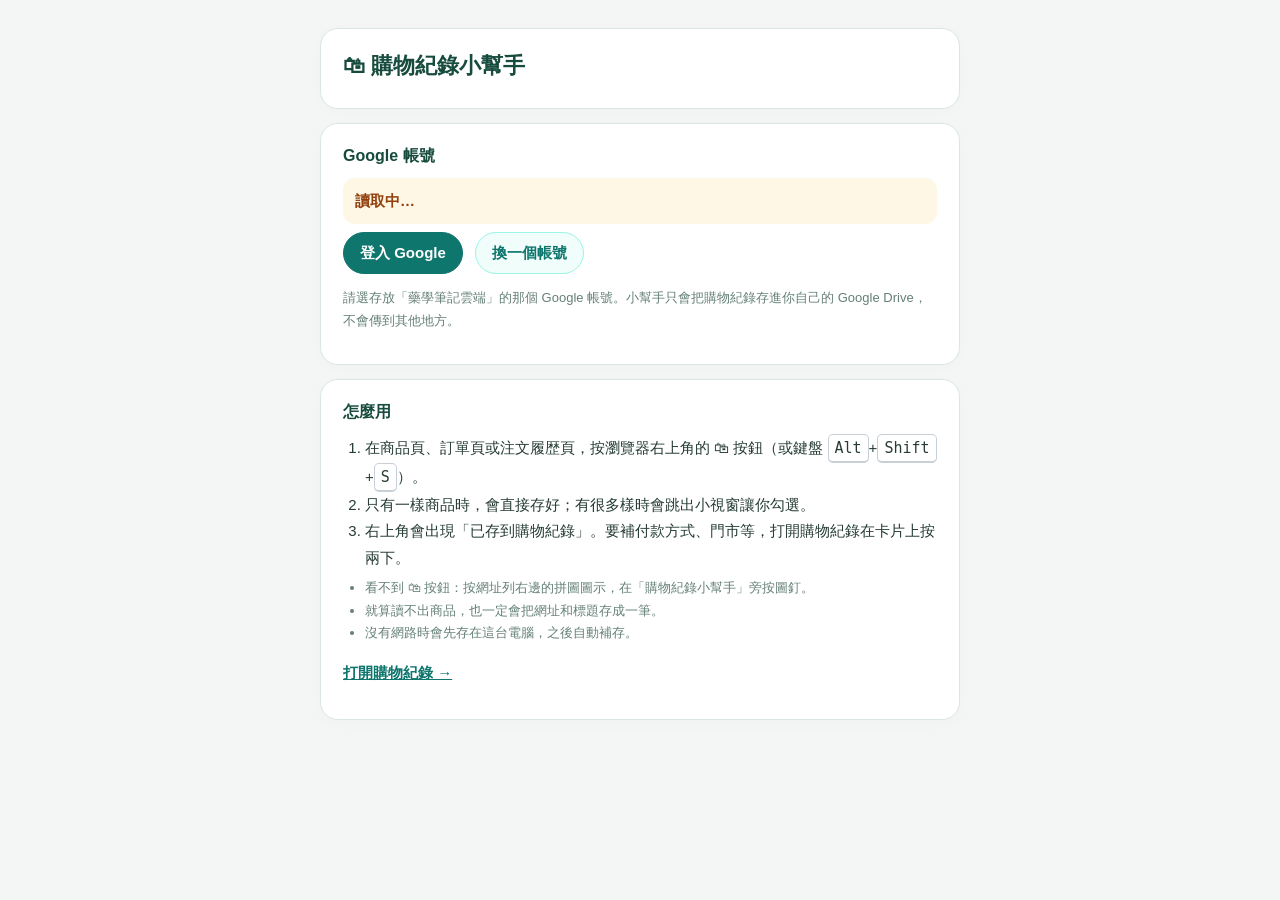
<file: extension/options.html>
<!DOCTYPE html>
<html lang="zh-TW">
<head>
<meta charset="UTF-8">
<meta name="viewport" content="width=device-width, initial-scale=1">
<title>購物紀錄小幫手</title>
<style>
  body {margin: 0; padding: 28px 18px; background: #f3f6f5; color: #263c35; font: 15px/1.75 "Microsoft JhengHei", "PingFang TC", "Noto Sans TC", sans-serif;}
  main {max-width: 640px; margin: 0 auto;}
  .card {background: #fff; border: 1px solid #dce6e1; border-radius: 18px; padding: 18px 22px; margin-bottom: 14px; box-shadow: 0 3px 16px #24493a05;}
  h1 {margin: 0 0 4px; font-size: 22px; color: #164b3d;}
  h2 {margin: 0 0 8px; font-size: 16px; color: #164b3d;}
  .muted {color: #658078; font-size: 13px;}
  .status {padding: 10px 12px; border-radius: 12px; background: #f0fdfa; color: #0f766e; font-weight: 700;}
  .status.off {background: #fff7e6; color: #92400e;}
  button {font: inherit; padding: 7px 16px; border-radius: 999px; border: 1px solid #99f6e4; background: #f0fdfa; color: #0f766e; font-weight: 700; cursor: pointer; margin: 8px 8px 0 0;}
  button.main {background: #0f766e; border-color: #0f766e; color: #fff;}
  kbd {display: inline-block; padding: 0 6px; border: 1px solid #c8d0d7; border-bottom-width: 2px; border-radius: 5px; background: #fff; font: 700 12px/1.6 inherit;}
  ol, ul {padding-left: 22px; margin: 6px 0;}
  a {color: #0f766e; font-weight: 700;}
</style>
</head>
<body>
<main>
  <div class="card">
    <h1>🛍 購物紀錄小幫手</h1>
    <div class="muted" id="version"></div>
  </div>
  <div class="card">
    <h2>Google 帳號</h2>
    <div id="status" class="status off">讀取中…</div>
    <button type="button" id="signin" class="main">登入 Google</button>
    <button type="button" id="switch">換一個帳號</button>
    <button type="button" id="retry" hidden>立刻補存</button>
    <p class="muted">請選存放「藥學筆記雲端」的那個 Google 帳號。小幫手只會把購物紀錄存進你自己的 Google Drive，不會傳到其他地方。</p>
  </div>
  <div class="card">
    <h2>怎麼用</h2>
    <ol>
      <li>在商品頁、訂單頁或注文履歴頁，按瀏覽器右上角的 🛍 按鈕（或鍵盤 <kbd>Alt</kbd>+<kbd>Shift</kbd>+<kbd>S</kbd>）。</li>
      <li>只有一樣商品時，會直接存好；有很多樣時會跳出小視窗讓你勾選。</li>
      <li>右上角會出現「已存到購物紀錄」。要補付款方式、門市等，打開購物紀錄在卡片上按兩下。</li>
    </ol>
    <ul class="muted">
      <li>看不到 🛍 按鈕：按網址列右邊的拼圖圖示，在「購物紀錄小幫手」旁按圖釘。</li>
      <li>就算讀不出商品，也一定會把網址和標題存成一筆。</li>
      <li>沒有網路時會先存在這台電腦，之後自動補存。</li>
    </ul>
    <p><a href="https://paul36959401.github.io/pharmacy-notes/shopping.html" target="_blank">打開購物紀錄 →</a></p>
  </div>
</main>
<script src="options.js"></script>
</body>
</html>
</file>
